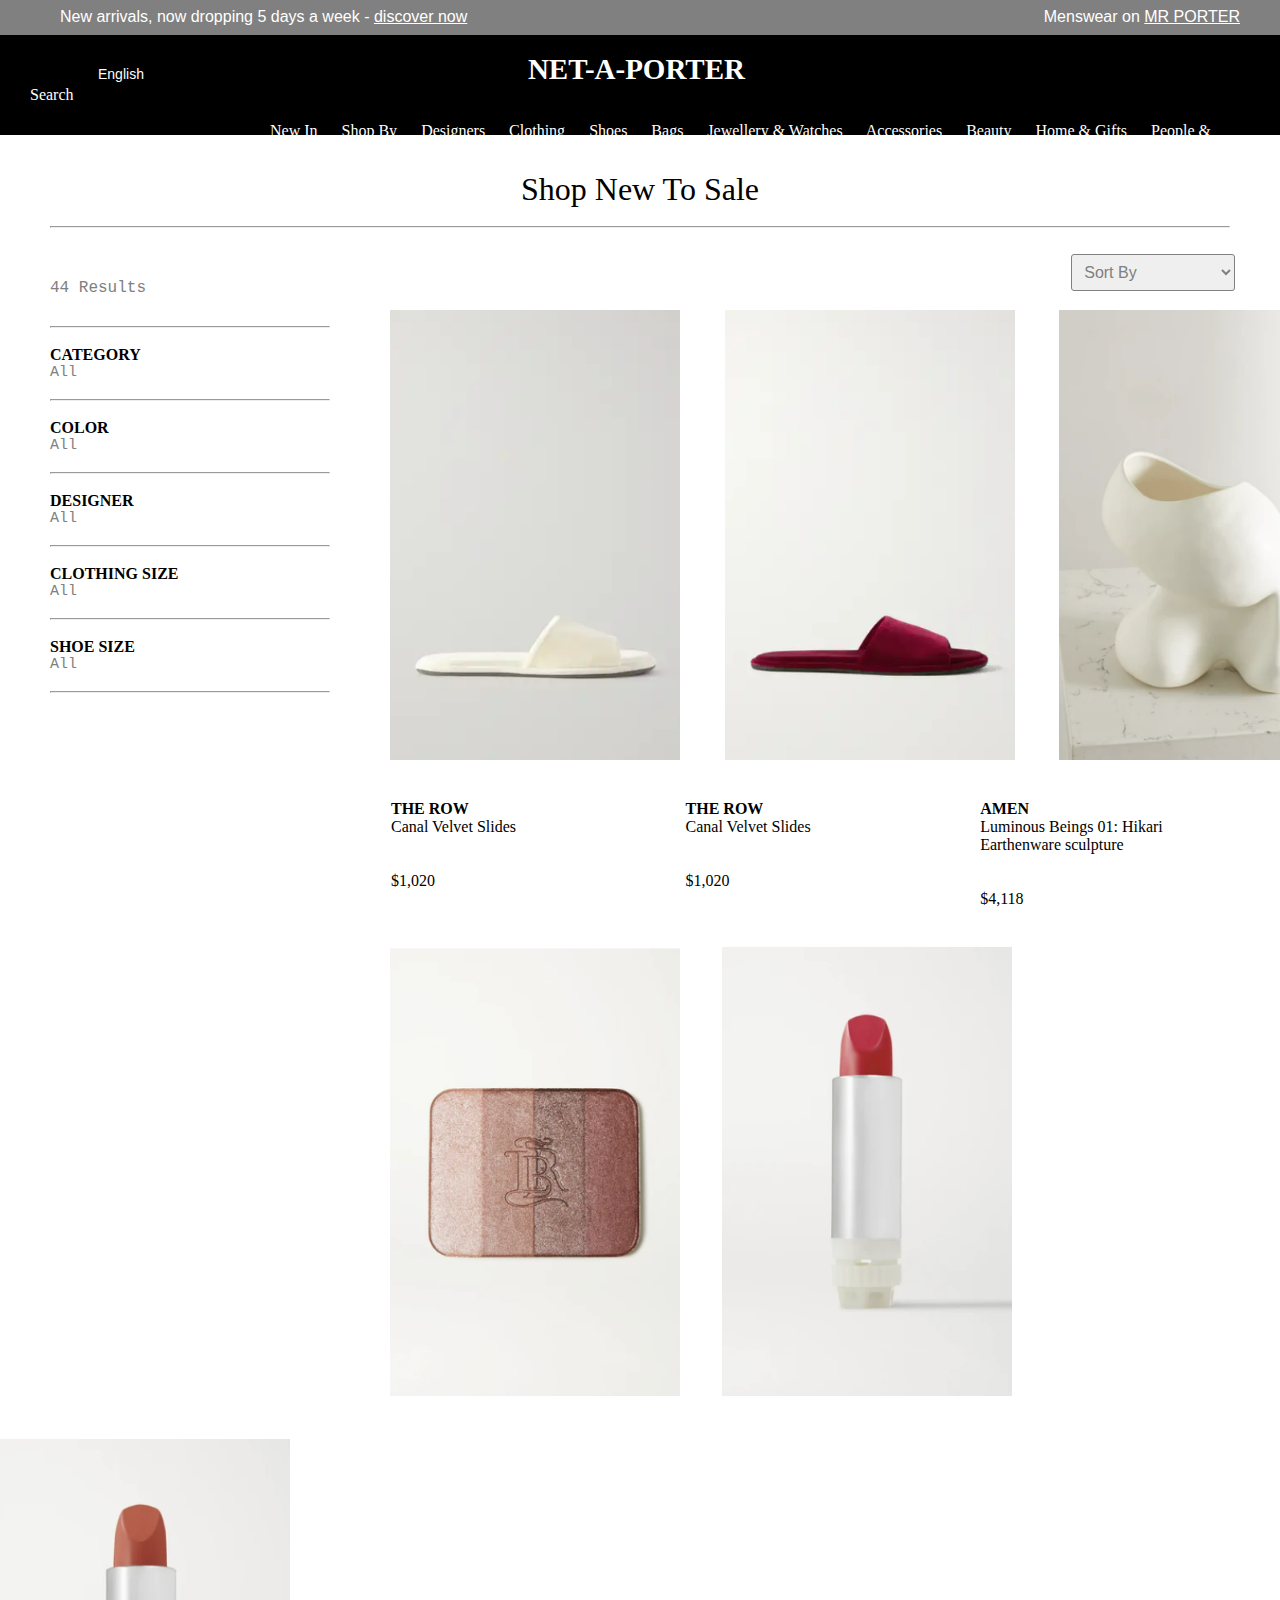
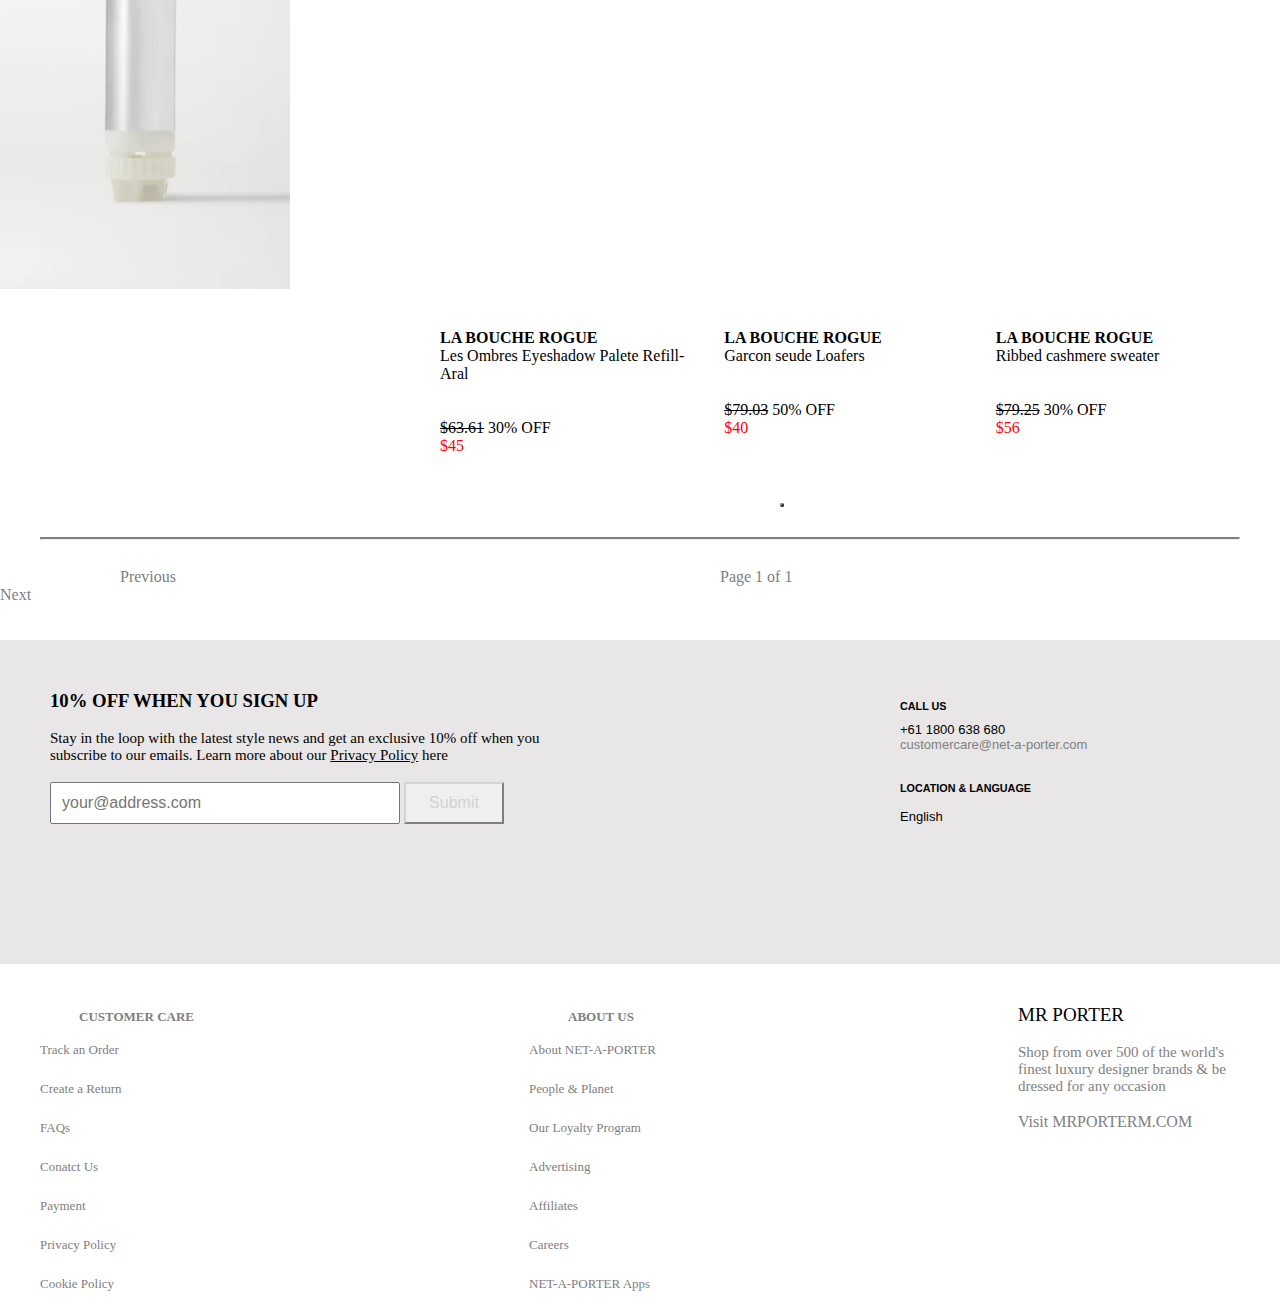
<file: html/index.html>
<!DOCTYPE html>
<html lang="en">
<head>
    <meta charset="UTF-8">
    <meta http-equiv="X-UA-Compatible" content="IE=edge">
    <meta name="viewport" content="width=device-width, initial-scale=1.0">
    <!-- Reference Source >> Projects Geek>> HTML Shopping Website Projects -->
    <title>Shop New to Sale | List | NET-A-PORTER</title>
    <link rel="stylesheet" href="../styles/index.css">
    <link rel="icon" type="image/ico" href="/images/favicon.ico" sizes="16x16">
    <link rel="stylesheet" href="/styles/index.css">
    <link rel="stylesheet" href="https://cdnjs.cloudflare.com/ajax/libs/font-awesome/6.2.0/css/all.min.css" integrity="sha512-xh6O/CkQoPOWDdYTDqeRdPCVd1SpvCA9XXcUnZS2FmJNp1coAFzvtCN9BmamE+4aHK8yyUHUSCcJHgXloTyT2A==" crossorigin="anonymous" referrerpolicy="no-referrer" />
    <link rel="stylesheet" href="https://cdn.jsdelivr.net/npm/bootstrap-icons@1.9.1/font/bootstrap-icons.css" integrity="sha384-xeJqLiuOvjUBq3iGOjvSQSIlwrpqjSHXpduPd6rQpuiM3f5/ijby8pCsnbu5S81n" crossorigin="anonymous">
    <link rel="script" href="C:\Users\win10\Documents\HTML Projects(Pending)\Shopping_Website\scripts\user.jsx">
    <link rel="preconnect" href="https://fonts.googleapis.com"> 
    <link rel="preconnect" href="https://fonts.gstatic.com" crossorigin>
    <link href="https://fonts.googleapis.com/css2?family=Inconsolata:wght@300&display=swap" rel="stylesheet">
</head>
<body>
    <div>
        <header>
            <div id="d1">
            <p id="h1">New arrivals, now dropping 5 days a week - <a href="https://www.net-a-porter.com/en-au/shop/new-in?cm_sp=homepage-_-auto-_-category-NewArrivals-ServiceRibbon-Default-Global-WebApp-_-13-10-22"> discover now</a></p>
            <p id="h2">Menswear on <a href="https://www.mrporter.com/en-in/"> MR PORTER</a></p>   
            </div>
            
            <div id="d2"> <br>

            <button><i id="user" class="bi bi-person" style="cursor:pointer;"></i></button>
            <div class="form">
                <br> <p style="text-align:center;">MY ACCOUNT</p> <br>
                <hr> <br> <br>
                <form action="">
                    <label for="email">Email Address</label> <br> <input type="email" name="email" id="mail"> <br>
                    <label for="password">Password </label> <br> <input type="password" name="password" id="pwd"> <br> <br>
                    <input type="submit" value="Sign In" style="background-color:black; color:white ;">
                </form> <br>
                <a href="reset" style="color: black;">Forgot Password?</a> <br> <hr> <br>
                <p> <b>Don't have an account?</b> <a href="#register" style="color: black;">Register now</a></p>
            </div>

            <button><i class="bi bi-globe2"></i></button>
            <button id="btn">English</button>
            <h3>NET-A-PORTER</h3>
            <i class="bi bi-search" style="margin-right:10px ;"></i> 
            <span style="margin-right: 20px;">Search</span>
            <i class="bi bi-star" style="margin-right: 20px;"></i>
            
            <!-- <div class="bag"> -->
            <i class="bi bi-bag" style="margin-right:0px;"></i>
            <!-- <div class="bag1">
                <i class="bi bi-bag"></i> <br>
                <h4>Your Shopping Bag is empty</h4> <br>
                <a href="#shop" style="color:gray; padding-bottom: 5px;">Shop  What's New</a>
            </div>
            </div> -->

            <br><br>

            <div id="d3">
            <a  href="https://www.net-a-porter.com/en-au/shop/new-in" class="span1" style="padding-left: 240px;">New In</a>
            <a  href="https://www.net-a-porter.com/en-au/campaigns/shop-by/" class="span1"> Shop By</a>
            <a href="https://www.net-a-porter.com/en-au/shop/azdesigners" class="span1">Designers</a>
            <a href="https://www.net-a-porter.com/en-au/shop/clothing" class="span1">Clothing</a>
            <a href="https://www.net-a-porter.com/en-au/shop/shoes" class="span1">Shoes</a>
            <a href="https://www.net-a-porter.com/en-au/shop/bags" class="span1">Bags</a>
            <a href="https://www.net-a-porter.com/en-au/shop/jewelry-and-watches" class="span1">Jewellery & Watches</a>
            <a href="https://www.net-a-porter.com/en-au/shop/accessories" class="span1">Accessories</a>
            <a href="https://www.net-a-porter.com/en-au/shop/beauty" class="span1">Beauty</a>
            <a href="https://www.net-a-porter.com/en-au/shop/home" class="span1">Home & Gifts</a>
            <a href="https://www.net-a-porter.com/en-au/content/people-and-planet/" class="span1">People & Planet</a>
            </div>

            </div>
        </header>

         <br> <br>
        <h1 style="font-weight: 50; text-align: center;">Shop New To Sale</h1>
        <br> <hr style="color:antiquewhite; margin:0px 50px;">

        <aside>
            <p style="color:gray; font-family: 'Courier New', Courier, monospace; font-weight: 30; line-height: 2.5; "> <b> 44 Results</b></p>
            <br> <hr> <br>
            <h4 class="h4">CATEGORY</h4>
            <button class="b1"><i class="bi bi-chevron-down"></i></button>
            <!-- <select name="category" id="s1">
                <option value="All">All</option>
                <option value="Beauty">Beauty</option>
                <option value="Clothing">Clothing</option>
                <option value="Home">Home</option>
                <option value="Shoes">Shoes</option>
            </select>
 -->
            <!-- <button class="b1"><i class="bi bi-chevron-down"></i></button> -->
            <p id="p1">All</p> <br> <hr> <br>
            <h4 class="h4">COLOR</h4>
            <button class="b1"><i class="bi bi-chevron-down"></i></button>
            <p id="p1">All</p> <br> <hr> <br>
            <h4 class="h4">DESIGNER</h4>
            <button class="b1"><i class="bi bi-chevron-down"></i></button>
            <p id="p1">All</p> <br> <hr> <br>
            <h4 class="h4">CLOTHING SIZE</h4> 
            <button class="b1"><i class="bi bi-chevron-down"></i></button>
            <p id="p1">All</p> <br> <hr> <br>
            <h4 class="h4">SHOE SIZE</h4>
            <button class="b1"><i class="bi bi-chevron-down"></i></button>
            <p id="p1">All</p> <br> <hr> <br>
        </aside>
   
        <main class="right">

            <select name="options" id="s1">
                <option value="sort">Sort By</option>
                <option value="recommend">Recommended</option>
                <option value="new">New In</option>
                <option value="high">Price High to Low</option>
                <option value="low">Price Low to High</option>
            </select> <br>

            <div class="flexbox1">
            <picture class="flexitem1">
            <img class="img1" src="../images/Img1.png" alt="Canal White Slides" height="450" width="290">
            <!-- <figcaption style="display:inline ;">
                <br>
                <h4>THE ROW</h4>
                <p>Canal Velvet Slides</p> <br> <br>
                <p>$1,020</p>
            </figcaption> -->
            </picture>
           
            <picture class="flexitem1">
            <img class="img1" src="../images/Img2.png" alt="Canal Velvet Slides" height="450" width="290">
            </picture>

            <picture class="flexitem1">
            <img  id="img1" src="../images/Img3.png" alt="Earthenware Sculpture" height="450" width="290">
            </picture>

            </div> <br> <br>

            <div class="flexbox-container">
            <div class="flex-item1">
            <h4>THE ROW</h4>
            <p>Canal Velvet Slides</p> <br> <br>
            <p>$1,020</p>
            </div>
            
            <div class="flex-item2">
            <h4>THE ROW</h4>
            <p>Canal Velvet Slides</p> <br> <br>
            <p>$1,020</p>
            </div>

            <div class="flex-item3">
            <h4>AMEN</h4>
            <p>Luminous Beings 01: Hikari Earthenware sculpture</p> <br> <br>
            <p>$4,118</p>
            </div>

            </div>
        
            <img class="img3" src="../images/Img4.png" alt="La Bouche Rogue" height="450" width="290">
            <img class="img3" src="../images/Img5.png" alt="La Bouche Rogue" height="450" width="290">
            <img class="img3" src="../images/Img6.png" alt="La Bouche Rogue" height="450" width="290">
            <br> <br> <br>
            <div class="flexbox-container1">
                <div class="flex_item1" style="margin-left:440px ;">
                <h4>LA BOUCHE ROGUE</h4>
                <p>Les Ombres Eyeshadow Palete Refill-Aral</p> <br> <br>
                <p> <del>$63.61</del> 30% OFF</p>
                <p style="color: red;">$45</p>
                </div>
                
                <div class="flex_item1" style="margin-right: 1%;">
                <h4>LA BOUCHE ROGUE</h4>
                <p>Garcon seude Loafers</p> <br> <br>
                <p> <del>$79.03</del> 50% OFF</p>
                <p style="color: red;">$40</p>
                </div>
    
                <div class="flex_item1">
                <h4>LA BOUCHE ROGUE</h4>
                <p>Ribbed cashmere sweater</p> <br> <br>
                <p> <del>$79.25</del> 30% OFF</p>
                <p style="color: red;">$56</p>
                </div>
            </div> <br> <br>

            <button style="background-color:white; border-radius:90px; cursor:pointer; border-color:gray; margin-left: 780px;" > <i class="bi bi-chevron-bar-up" style="text-align: center; font-size:large;"></i></button>
             <br> <br> <hr style="color:grey; margin: 10px 40px; border-top:solid grey 2px;"> <br>

             <div style="color: gray;">
             <i class="bi bi-chevron-bar-left" style="margin-left: 80px; margin-right:30px ;"></i> <i class="bi bi-chevron-left" style="margin-right:10px"></i> <p style="margin-right: 500px; display: inline;"> Previous</p>
             <p style="display: inline; margin-right: 460px; margin-left: 40px;">Page 1 of 1</p>
             <p style="display:inline;" style="margin-right:20px;">Next</p> <i class="bi bi-chevron-right" style="margin-right: 30px;"></i> <i class="bi bi-chevron-bar-right"></i>
            </div>
        </main> <br> <br>
   
        <footer>
            <div class="flexbox3">
           <div class="flexitem_1">
            <h3>10% OFF WHEN YOU SIGN UP</h3> <br>
            <p style="font-size: 15px;">Stay in the loop with the latest style news and get an exclusive 10% off when you subscribe to our emails. Learn more about our <a href="https://www.net-a-porter.com/en-au/content/help/privacy-policy/" target="_blank" style="color:black">Privacy Policy</a> here</p>
            <br> <form action="">
                <input type="email" placeholder="your@address.com" style="padding:10px; width: 350px; font-size:medium;">
                <button id="btn2" type="submit" style="padding: 10px; width:100px; font-size:medium; cursor: pointer; border-color:lightgrey; color:lightgray">Submit</button>
            </form>
            <br> <br>  <br> <br>
            <div class="socials">
            <a href="https://www.youtube.com/user/netaporter?sub_confirmation=1"> <i class="bi bi-youtube" style="color:black; margin-right: 30px;"></i></a>
            <a href="https://www.facebook.com/netaporter"><i class="bi bi-facebook" style="color: black; margin-right:30px ;"></i></a> 
            <a href="https://twitter.com/NETAPORTER"><i class="bi bi-twitter"></i></a> 
            <a href="https://www.instagram.com/netaporter/"><i class="bi bi-instagram"></i></a>
            </div>
            </div>

           <div class="flexitem_2">
             <h5 style="line-height: 3;"> CALL US</h5> 
             <p>+61 1800 638 680  <li style="display: inline;">customercare@net-a-porter.com</li></p> <br> <br>
             <h5>LOCATION & LANGUAGE</h5> <br>
            <p> English</p>
           </div> 
        </div>

        <div class="flexbox4" style="margin-bottom:0%;">
            <div class="flexitem41">
                <p style="color:grey;"> CUSTOMER CARE</p>
                <ul>
                    <a href="#order"><li class="li1"> Track an Order</li></a>
                    <a href="#return"><li class="li1">Create a Return</li></a>
                    <a href="#FAQ"><li class="li1">FAQs</li></a>
                    <a href="#contact"><li class="li1">Conatct Us</li></a>
                    <a href="#payment"><li class="li1">Payment</li></a>
                    <a href="#privacy"><li class="li1">Privacy Policy</li></a>
                    <a href="#cookies"><li class="li1">Cookie Policy</li></a>
                </ul>
            </div>

            <div class="flexitem42">
                <p>ABOUT US</p>
                <ul>
                    <a href="#about"><li>About NET-A-PORTER</li></a>
                    <a href="#people"><li>People & Planet</li></a>
                    <a href="#loyalty"><li>Our Loyalty Program</li></a>
                    <a href="#ads"><li>Advertising</li></a>
                    <a href="#affiliates"><li>Affiliates</li></a>
                    <a href="#careers"><li>Careers</li></a>
                    <a href="#apps"><li>NET-A-PORTER Apps</li></a>
                </ul>
            </div>

            <div class="flexitem43">
                <p style="font-size: 19px; color: black;">MR PORTER</p> <br>
                <p style="font-size: 15px;">Shop from over 500 of the world's finest luxury designer brands & be dressed for any occasion</p> <br>
                <a href="https://www.mrporter.com/en-au/" style="text-decoration: none; color:gray;">Visit MRPORTERM.COM</a>
            </div>

        </div>

        </footer>
    </div>
    <script>
        // function Click(){
        //  document.getElementById.   
        // };
    </script>
</body>
</html>
</file>
<file: styles/index.css>
*{
    margin: 0;
    padding:0;
    box-sizing:border-box;
}

#d1{
    height:35px;
    width: 100%;
    background-color: gray;
    color: white;
}

#h1{
float: left;
padding: 8px 10px 8px 60px;
font-family:'Lucida Sans', 'Lucida Sans Regular', 'Lucida Grande', 'Lucida Sans Unicode', Geneva, Verdana, sans-serif;
}

#h2{
    float: right;
    padding: 8px 40px 8px 10px;
    font-family:'Lucida Sans', 'Lucida Sans Regular', 'Lucida Grande', 'Lucida Sans Unicode', Geneva, Verdana, sans-serif;
}

header p a{
    color: white;
}

#d2{
    background-color: black;
    padding: 0px 10px  10px 30px;
    height: 100px;
}

.bi-person{
padding: 5px 30px 70px 30px;
}

.bi-person, .bi-globe2{
    font-size: 17px;
}

#d2 button{
    background-color: black;
    border: none;
    color: white;
}

#btn{
  font-size: 14px;  
}


header i,span{
    color: white;
}

#d2 h3{
    color: white; 
    display: inline;
    margin-left: 380px;
    margin-right: 450px;
    font-size: 29px;
    font-family:Cambria, Cochin, Georgia, Times, 'Times New Roman', serif;
}

#d3 a{
    color: white;
    padding-right: 20px;
}

aside{
    width: 330px;
    padding: 40px 0px 400px 50px;
    background-color:white;
    margin-right: 60px;
}

aside h4{
    line-height: normal;
}

#p1{
    font-size: 15px;
    color: grey;
    font-family: 'Courier New', Courier, monospace;
}

.h4{
    display: inline;
}

aside{
float: left;
height: max-content;
}

aside i{
    float: right;
}

aside .b1
{
    background-color: white;
    border: none;
    float: right;
}


.b1:hover{
    cursor: pointer;
}

/* .right{
 margin-top: 90px;   
} */
/* 
.right{
 float: right;   
 display: block;
} */

#s1{
    margin-top: 2%;
    margin-bottom: 0%;
    margin-right: 3.5%;
    float: right;
    border: 1px solid gray;
    border-radius: 3px;
    padding: 8px 8px;
    font-size: medium;
    color: grey;
}

/* main .img1{
    margin-top: 5%;
    margin-right:15px ;
    display: inline-block;
}

#img1{
    margin-top: 1%;
    margin-right: 20px;
    display: inline-block;
} */

.img3{
    margin-top: 3%;
    margin-right: 3%;
}

/* #div1{
display: inline;
width: 5%;
margin-left: 400px;
margin-right: 30px;
} */

/* in order to display items in columns, use items in flexbox container  */

/* display flex helps to display all the items in flex layout */

.flexbox-container{
display: flex;
}

.flex-item1{
    padding: 0%;
    width:24%;
    margin-left:1px;
    margin-right: 9.1%;
    display: inline;
}

.flex-item2, .flex-item3{
    padding: 0%;
    margin-left: 0%;
    margin-right: 9.1%;
    width:24%;
}

.flexbox1{
    display: flex;
    margin-top: 5%;
}

.flexitem1{
    margin-right: 5%;
}

.flexbox-container1{
    display: flex;
}

.flex_item1{
    padding: 0%;
    margin-left: 0%;
    margin-right: 2%;
    width:25%;
}

.flexbox3{
    display:flex;
    background-color: rgb(232, 230, 230);
    padding: 50px;
    height: 90%;
}

.flexitem_1{
    width:500px;
}

#btn2:hover{
    cursor: pointer;
    color: black;
    border-color: black;
}

.bi-youtube .bi-facebook, .bi-twitter, .bi-instagram{
    color: black;
    margin-right: 30px;
}

.flexitem_2{
    margin-left: 350px;
    color:  black;
    font-family:'Lucida Sans', 'Lucida Sans Regular', 'Lucida Grande', 'Lucida Sans Unicode', Geneva, Verdana, sans-serif;
    font-size: 13px;
}

.flexbox4{
    background-color: white;
    display: flex;
    margin: 40px;
}

.flexbox4 ul a,li{
    text-decoration: none;
    list-style-type: none;
    color: grey;
    
}

.flexitem41 li {
font-size: 13px;
padding-left: 0px;
line-height: 3;
}

.li1:hover{
color: black;
}

/* .flexitem41{
    margin-left: 30px;
} */

.flexitem41 p{
    line-height: 2;
    font-size: 13px;
    font-weight:bold;
    margin-left: 39px;
    width:150px;
}

.flexitem42{
    color: grey;
    margin-left: 300px;
}

.flexitem42 p{
    line-height: 2;
    font-size: 13px;
    font-weight: bold;
    margin-left: 39px;
    width:150px;
}

.flexitem42 li{
    font-size: 13px;
    line-height: 3;
}

.flexitem42 li:hover{
    color: black;
}

.flexitem43{
    color: gray;
    margin-left: 300px;
}

footer{
    overflow: hidden;
    overflow-x: scroll;
    overflow-y: scroll;
    height: 100%;
    width: 100%;
}

.form{
display: none;
position: absolute;
background-color: white;
min-width: 100px;
color: black;
z-index: 1;
}

#user:hover .form{
 display:block; 
}

.span1{
cursor: pointer;
text-decoration: none;
color: black;
}

.bag1{
    background-color: blue;
    padding: 20px 10px;
    width: 300px;
    height: 400px;
    visibility: hidden ;
}
</file>
